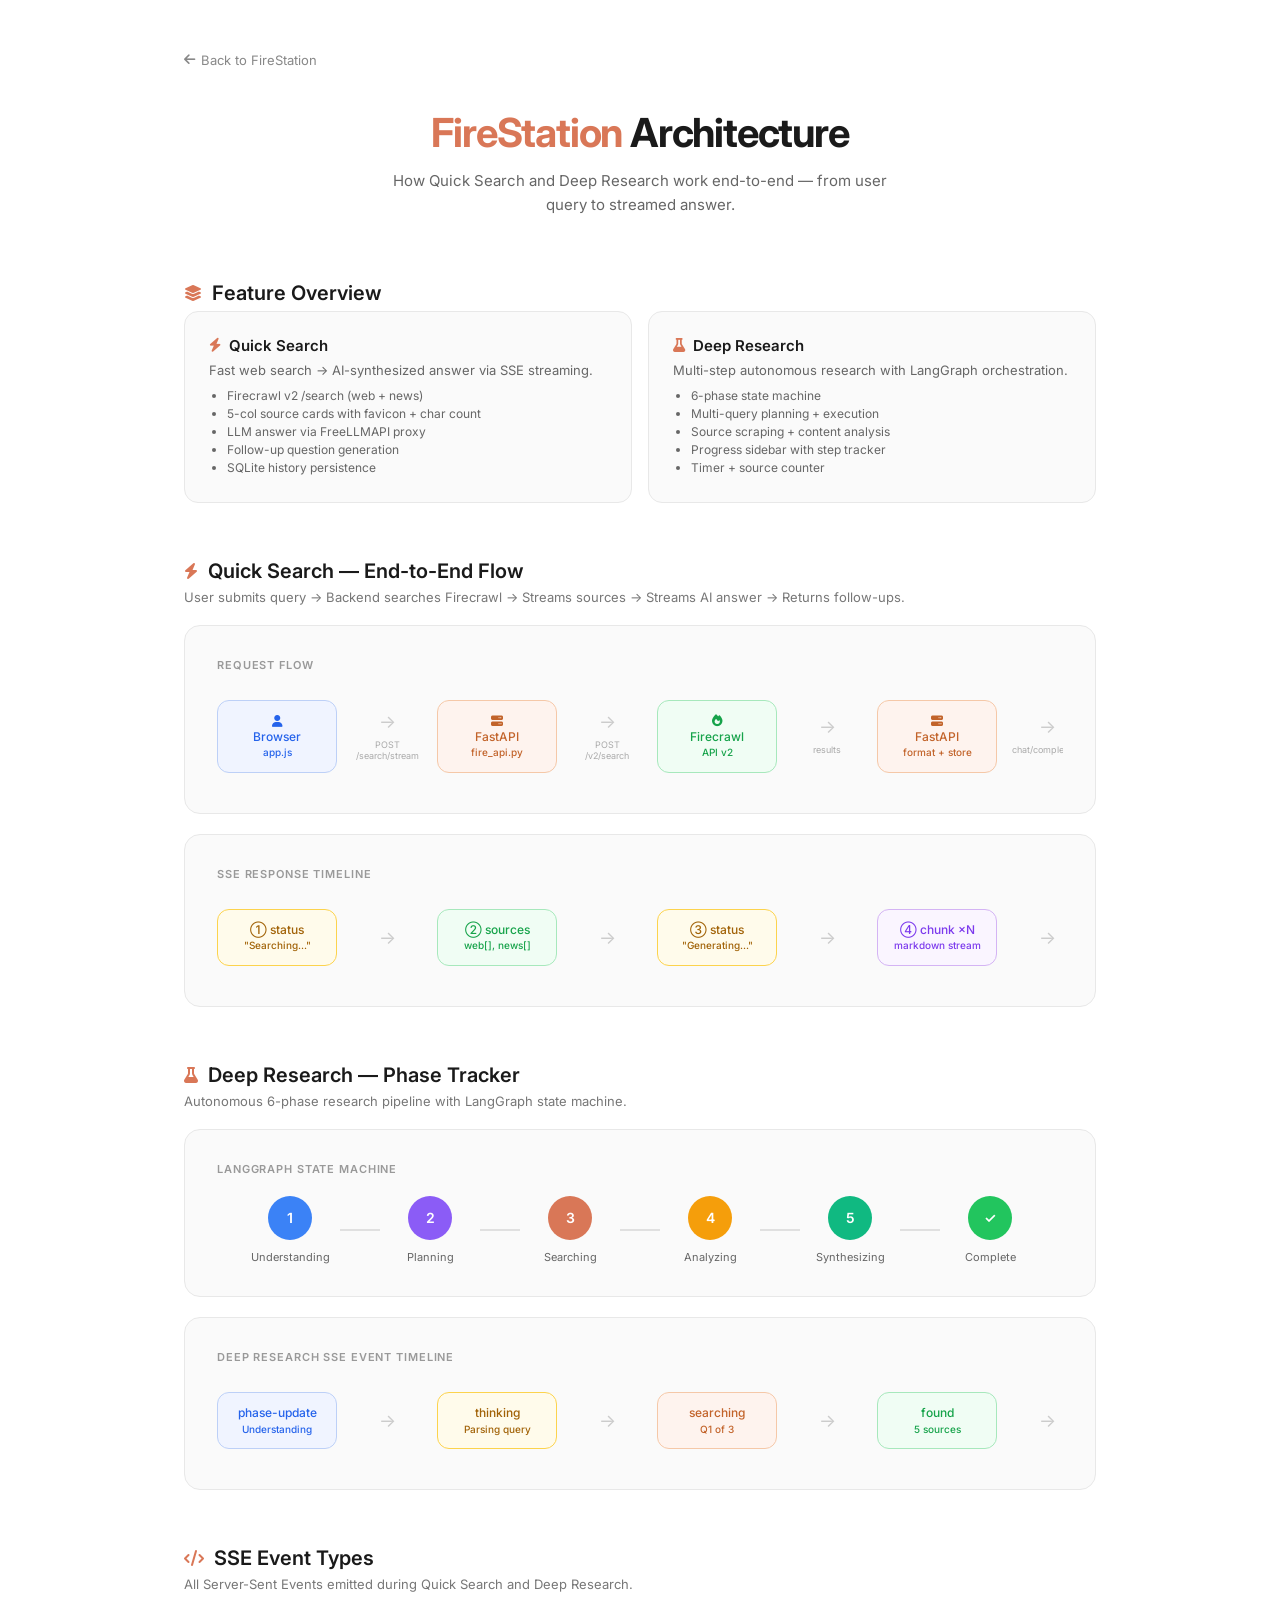
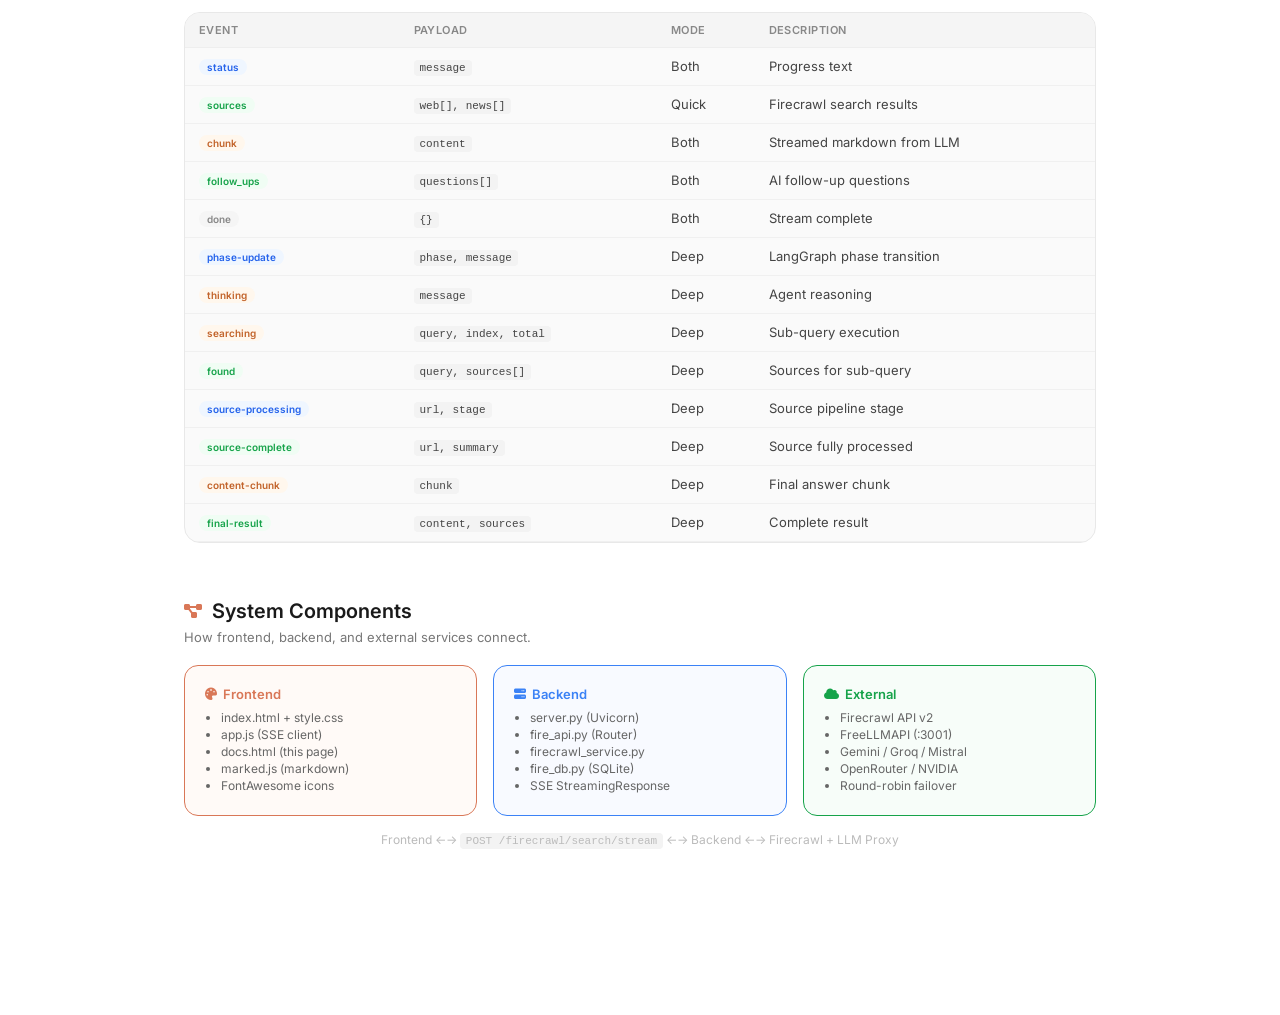
<file: backend/static/fire_search/docs.html>
<!DOCTYPE html>
<html lang="en">
<head>
<meta charset="UTF-8">
<meta name="viewport" content="width=device-width, initial-scale=1.0">
<title>FireStation — Architecture</title>
<link rel="stylesheet" href="https://cdnjs.cloudflare.com/ajax/libs/font-awesome/6.4.0/css/all.min.css">
<style>
@import url('https://fonts.googleapis.com/css2?family=Inter:wght@300;400;500;600;700&display=swap');
*{box-sizing:border-box;margin:0;padding:0}
body{font-family:'Inter',system-ui,sans-serif;background:#fff;color:#1a1a1a;-webkit-font-smoothing:antialiased}
.page{max-width:960px;margin:0 auto;padding:48px 24px 96px}
a{color:#d97757;text-decoration:none}
a:hover{text-decoration:underline}
.back{display:inline-flex;align-items:center;gap:6px;font-size:13px;color:#888;margin-bottom:40px}
.back:hover{color:#333;text-decoration:none}
header{text-align:center;margin-bottom:64px}
header h1{font-size:40px;font-weight:700;letter-spacing:-.03em}
header h1 span{color:#d97757}
header p{color:#666;font-size:15px;margin-top:12px;max-width:500px;margin-left:auto;margin-right:auto;line-height:1.6}
.section{margin-bottom:56px}
.section h2{font-size:20px;font-weight:600;margin-bottom:6px;display:flex;align-items:center;gap:10px}
.section h2 i{font-size:16px;color:#d97757}
.section>p{color:#777;font-size:13px;margin-bottom:20px}
/* Flow cards */
.flow-card{background:#fafafa;border:1px solid #e8e8e8;border-radius:16px;padding:32px;margin-bottom:20px;overflow-x:auto}
.flow-label{font-size:11px;font-weight:600;color:#999;text-transform:uppercase;letter-spacing:.08em;margin-bottom:20px}
/* SVG Flow */
.flow-row{display:flex;align-items:center;gap:0;flex-wrap:nowrap;overflow-x:auto;padding:8px 0}
.flow-node{display:flex;flex-direction:column;align-items:center;gap:6px;min-width:100px;flex-shrink:0}
.flow-box{width:120px;padding:12px 8px;border-radius:12px;text-align:center;font-size:12px;font-weight:500;line-height:1.3;border:1.5px solid;position:relative}
.flow-box.user{background:#f0f4ff;border-color:#bdd0f7;color:#2563eb}
.flow-box.backend{background:#fef3ee;border-color:#f5c8a8;color:#c2632a}
.flow-box.api{background:#f0fdf4;border-color:#a7e8bc;color:#16a34a}
.flow-box.llm{background:#faf5ff;border-color:#d4b4f4;color:#7c3aed}
.flow-box.db{background:#f8f8f8;border-color:#ddd;color:#555}
.flow-box.sse{background:#fffbeb;border-color:#fcd34d;color:#a16207}
.flow-arrow{display:flex;align-items:center;color:#ccc;font-size:18px;padding:0 2px;flex-shrink:0}
.flow-arrow-label{font-size:9px;color:#aaa;max-width:70px;text-align:center;line-height:1.2;margin-top:2px}
/* Vertical flow */
.vflow{display:flex;flex-direction:column;align-items:center;gap:0}
.vflow .flow-arrow{transform:rotate(90deg);padding:4px 0}
/* Phase tracker */
.phase-track{display:flex;align-items:center;gap:0;flex-wrap:wrap;justify-content:center}
.phase-dot{width:44px;height:44px;border-radius:50%;display:grid;place-items:center;font-size:14px;font-weight:600;color:#fff;flex-shrink:0}
.phase-dot.p1{background:#3b82f6}.phase-dot.p2{background:#8b5cf6}
.phase-dot.p3{background:#d97757}.phase-dot.p4{background:#f59e0b}
.phase-dot.p5{background:#10b981}.phase-dot.p6{background:#22c55e}
.phase-label{font-size:11px;color:#666;text-align:center;max-width:80px;margin-top:4px}
.phase-line{width:40px;height:2px;background:#e0e0e0;flex-shrink:0}
/* Event table */
.ev-table{width:100%;border-collapse:collapse;font-size:13px}
.ev-table th{text-align:left;padding:10px 14px;background:#f5f5f5;color:#888;font-size:11px;font-weight:600;text-transform:uppercase;letter-spacing:.04em;border-bottom:1px solid #eee}
.ev-table td{padding:10px 14px;border-bottom:1px solid #f0f0f0;color:#444;vertical-align:top}
.ev-table tr:hover td{background:#fafafa}
.badge{display:inline-block;padding:2px 8px;border-radius:99px;font-size:10px;font-weight:600}
.badge.b-blue{background:#eff6ff;color:#2563eb}.badge.b-green{background:#f0fdf4;color:#16a34a}
.badge.b-orange{background:#fff7ed;color:#c2632a}.badge.b-gray{background:#f5f5f5;color:#888}
code{background:#f3f3f3;padding:2px 6px;border-radius:4px;font-family:'SF Mono',monospace;font-size:11px}
/* Feature grid */
.feat-grid{display:grid;grid-template-columns:1fr 1fr;gap:16px;margin-bottom:24px}
.feat-card{background:#fafafa;border:1px solid #e8e8e8;border-radius:14px;padding:24px}
.feat-card h3{font-size:15px;font-weight:600;margin-bottom:6px;display:flex;align-items:center;gap:8px}
.feat-card h3 i{color:#d97757;font-size:14px}
.feat-card p{font-size:13px;color:#666;line-height:1.5}
.feat-card ul{margin-top:8px;padding-left:18px;font-size:12px;color:#666}
.feat-card li{margin-bottom:3px}
/* Component diagram */
.comp-grid{display:grid;grid-template-columns:1fr 1fr 1fr;gap:16px}
.comp-box{border:1.5px solid;border-radius:14px;padding:20px}
.comp-box h4{font-size:13px;font-weight:600;margin-bottom:8px;display:flex;align-items:center;gap:6px}
.comp-box h4 i{font-size:12px}
.comp-box ul{font-size:12px;color:#666;padding-left:16px}
.comp-box li{margin-bottom:2px}
.comp-box.frontend{border-color:#d97757;background:#fffaf7}
.comp-box.frontend h4{color:#d97757}
.comp-box.backend-c{border-color:#3b82f6;background:#f8faff}
.comp-box.backend-c h4{color:#3b82f6}
.comp-box.external{border-color:#16a34a;background:#f7fdf9}
.comp-box.external h4{color:#16a34a}
.conn-arrows{display:flex;flex-direction:column;align-items:center;gap:4px;padding:16px 0;color:#bbb;font-size:12px}
@media(max-width:768px){.feat-grid,.comp-grid{grid-template-columns:1fr}.flow-row{min-width:600px}}
</style>
</head>
<body>
<div class="page">
<a href="index.html" class="back"><i class="fa-solid fa-arrow-left"></i> Back to FireStation</a>
<header>
<h1><span>FireStation</span> Architecture</h1>
<p>How Quick Search and Deep Research work end-to-end — from user query to streamed answer.</p>
</header>

<!-- Features -->
<div class="section">
<h2><i class="fa-solid fa-layer-group"></i> Feature Overview</h2>
<div class="feat-grid">
<div class="feat-card">
<h3><i class="fa-solid fa-bolt"></i> Quick Search</h3>
<p>Fast web search → AI-synthesized answer via SSE streaming.</p>
<ul><li>Firecrawl v2 /search (web + news)</li><li>5-col source cards with favicon + char count</li><li>LLM answer via FreeLLMAPI proxy</li><li>Follow-up question generation</li><li>SQLite history persistence</li></ul>
</div>
<div class="feat-card">
<h3><i class="fa-solid fa-flask"></i> Deep Research</h3>
<p>Multi-step autonomous research with LangGraph orchestration.</p>
<ul><li>6-phase state machine</li><li>Multi-query planning + execution</li><li>Source scraping + content analysis</li><li>Progress sidebar with step tracker</li><li>Timer + source counter</li></ul>
</div>
</div>
</div>

<!-- Quick Search Flow -->
<div class="section">
<h2><i class="fa-solid fa-bolt"></i> Quick Search — End-to-End Flow</h2>
<p>User submits query → Backend searches Firecrawl → Streams sources → Streams AI answer → Returns follow-ups.</p>
<div class="flow-card">
<div class="flow-label">Request Flow</div>
<div class="flow-row">
<div class="flow-node"><div class="flow-box user"><i class="fa-solid fa-user"></i><br>Browser<br><small>app.js</small></div></div>
<div class="flow-node"><div class="flow-arrow">→</div><div class="flow-arrow-label">POST /search/stream</div></div>
<div class="flow-node"><div class="flow-box backend"><i class="fa-solid fa-server"></i><br>FastAPI<br><small>fire_api.py</small></div></div>
<div class="flow-node"><div class="flow-arrow">→</div><div class="flow-arrow-label">POST /v2/search</div></div>
<div class="flow-node"><div class="flow-box api"><i class="fa-solid fa-fire"></i><br>Firecrawl<br><small>API v2</small></div></div>
<div class="flow-node"><div class="flow-arrow">→</div><div class="flow-arrow-label">results</div></div>
<div class="flow-node"><div class="flow-box backend"><i class="fa-solid fa-server"></i><br>FastAPI<br><small>format + store</small></div></div>
<div class="flow-node"><div class="flow-arrow">→</div><div class="flow-arrow-label">chat/completions</div></div>
<div class="flow-node"><div class="flow-box llm"><i class="fa-solid fa-brain"></i><br>FreeLLMAPI<br><small>:3001/v1</small></div></div>
</div>
</div>
<div class="flow-card">
<div class="flow-label">SSE Response Timeline</div>
<div class="flow-row">
<div class="flow-node"><div class="flow-box sse">① status<br><small>"Searching..."</small></div></div>
<div class="flow-node"><div class="flow-arrow">→</div></div>
<div class="flow-node"><div class="flow-box api">② sources<br><small>web[], news[]</small></div></div>
<div class="flow-node"><div class="flow-arrow">→</div></div>
<div class="flow-node"><div class="flow-box sse">③ status<br><small>"Generating..."</small></div></div>
<div class="flow-node"><div class="flow-arrow">→</div></div>
<div class="flow-node"><div class="flow-box llm">④ chunk ×N<br><small>markdown stream</small></div></div>
<div class="flow-node"><div class="flow-arrow">→</div></div>
<div class="flow-node"><div class="flow-box api">⑤ follow_ups<br><small>questions[]</small></div></div>
<div class="flow-node"><div class="flow-arrow">→</div></div>
<div class="flow-node"><div class="flow-box db">⑥ done</div></div>
</div>
</div>
</div>

<!-- Deep Research Flow -->
<div class="section">
<h2><i class="fa-solid fa-flask"></i> Deep Research — Phase Tracker</h2>
<p>Autonomous 6-phase research pipeline with LangGraph state machine.</p>
<div class="flow-card">
<div class="flow-label">LangGraph State Machine</div>
<div class="phase-track">
<div class="flow-node"><div class="phase-dot p1">1</div><div class="phase-label">Understanding</div></div>
<div class="phase-line"></div>
<div class="flow-node"><div class="phase-dot p2">2</div><div class="phase-label">Planning</div></div>
<div class="phase-line"></div>
<div class="flow-node"><div class="phase-dot p3">3</div><div class="phase-label">Searching</div></div>
<div class="phase-line"></div>
<div class="flow-node"><div class="phase-dot p4">4</div><div class="phase-label">Analyzing</div></div>
<div class="phase-line"></div>
<div class="flow-node"><div class="phase-dot p5">5</div><div class="phase-label">Synthesizing</div></div>
<div class="phase-line"></div>
<div class="flow-node"><div class="phase-dot p6">✓</div><div class="phase-label">Complete</div></div>
</div>
</div>
<div class="flow-card">
<div class="flow-label">Deep Research SSE Event Timeline</div>
<div class="flow-row">
<div class="flow-node"><div class="flow-box user">phase-update<br><small>Understanding</small></div></div>
<div class="flow-node"><div class="flow-arrow">→</div></div>
<div class="flow-node"><div class="flow-box sse">thinking<br><small>Parsing query</small></div></div>
<div class="flow-node"><div class="flow-arrow">→</div></div>
<div class="flow-node"><div class="flow-box backend">searching<br><small>Q1 of 3</small></div></div>
<div class="flow-node"><div class="flow-arrow">→</div></div>
<div class="flow-node"><div class="flow-box api">found<br><small>5 sources</small></div></div>
<div class="flow-node"><div class="flow-arrow">→</div></div>
<div class="flow-node"><div class="flow-box sse">source-proc<br><small>browsing→done</small></div></div>
<div class="flow-node"><div class="flow-arrow">→</div></div>
<div class="flow-node"><div class="flow-box llm">content-chunk<br><small>streaming</small></div></div>
<div class="flow-node"><div class="flow-arrow">→</div></div>
<div class="flow-node"><div class="flow-box api">final-result<br><small>complete ✓</small></div></div>
</div>
</div>
</div>

<!-- SSE Events Table -->
<div class="section">
<h2><i class="fa-solid fa-code"></i> SSE Event Types</h2>
<p>All Server-Sent Events emitted during Quick Search and Deep Research.</p>
<div class="flow-card" style="padding:0;overflow:hidden">
<table class="ev-table">
<thead><tr><th>Event</th><th>Payload</th><th>Mode</th><th>Description</th></tr></thead>
<tbody>
<tr><td><span class="badge b-blue">status</span></td><td><code>message</code></td><td>Both</td><td>Progress text</td></tr>
<tr><td><span class="badge b-green">sources</span></td><td><code>web[], news[]</code></td><td>Quick</td><td>Firecrawl search results</td></tr>
<tr><td><span class="badge b-orange">chunk</span></td><td><code>content</code></td><td>Both</td><td>Streamed markdown from LLM</td></tr>
<tr><td><span class="badge b-green">follow_ups</span></td><td><code>questions[]</code></td><td>Both</td><td>AI follow-up questions</td></tr>
<tr><td><span class="badge b-gray">done</span></td><td><code>{}</code></td><td>Both</td><td>Stream complete</td></tr>
<tr><td><span class="badge b-blue">phase-update</span></td><td><code>phase, message</code></td><td>Deep</td><td>LangGraph phase transition</td></tr>
<tr><td><span class="badge b-orange">thinking</span></td><td><code>message</code></td><td>Deep</td><td>Agent reasoning</td></tr>
<tr><td><span class="badge b-orange">searching</span></td><td><code>query, index, total</code></td><td>Deep</td><td>Sub-query execution</td></tr>
<tr><td><span class="badge b-green">found</span></td><td><code>query, sources[]</code></td><td>Deep</td><td>Sources for sub-query</td></tr>
<tr><td><span class="badge b-blue">source-processing</span></td><td><code>url, stage</code></td><td>Deep</td><td>Source pipeline stage</td></tr>
<tr><td><span class="badge b-green">source-complete</span></td><td><code>url, summary</code></td><td>Deep</td><td>Source fully processed</td></tr>
<tr><td><span class="badge b-orange">content-chunk</span></td><td><code>chunk</code></td><td>Deep</td><td>Final answer chunk</td></tr>
<tr><td><span class="badge b-green">final-result</span></td><td><code>content, sources</code></td><td>Deep</td><td>Complete result</td></tr>
</tbody>
</table>
</div>
</div>

<!-- Component Diagram -->
<div class="section">
<h2><i class="fa-solid fa-diagram-project"></i> System Components</h2>
<p>How frontend, backend, and external services connect.</p>
<div class="comp-grid">
<div class="comp-box frontend">
<h4><i class="fa-solid fa-palette"></i> Frontend</h4>
<ul><li>index.html + style.css</li><li>app.js (SSE client)</li><li>docs.html (this page)</li><li>marked.js (markdown)</li><li>FontAwesome icons</li></ul>
</div>
<div class="comp-box backend-c">
<h4><i class="fa-solid fa-server"></i> Backend</h4>
<ul><li>server.py (Uvicorn)</li><li>fire_api.py (Router)</li><li>firecrawl_service.py</li><li>fire_db.py (SQLite)</li><li>SSE StreamingResponse</li></ul>
</div>
<div class="comp-box external">
<h4><i class="fa-solid fa-cloud"></i> External</h4>
<ul><li>Firecrawl API v2</li><li>FreeLLMAPI (:3001)</li><li>Gemini / Groq / Mistral</li><li>OpenRouter / NVIDIA</li><li>Round-robin failover</li></ul>
</div>
</div>
<div class="conn-arrows">
<span>Frontend ←→ <code>POST /firecrawl/search/stream</code> ←→ Backend ←→ Firecrawl + LLM Proxy</span>
</div>
</div>

</div>
</body>
</html>
</file>
